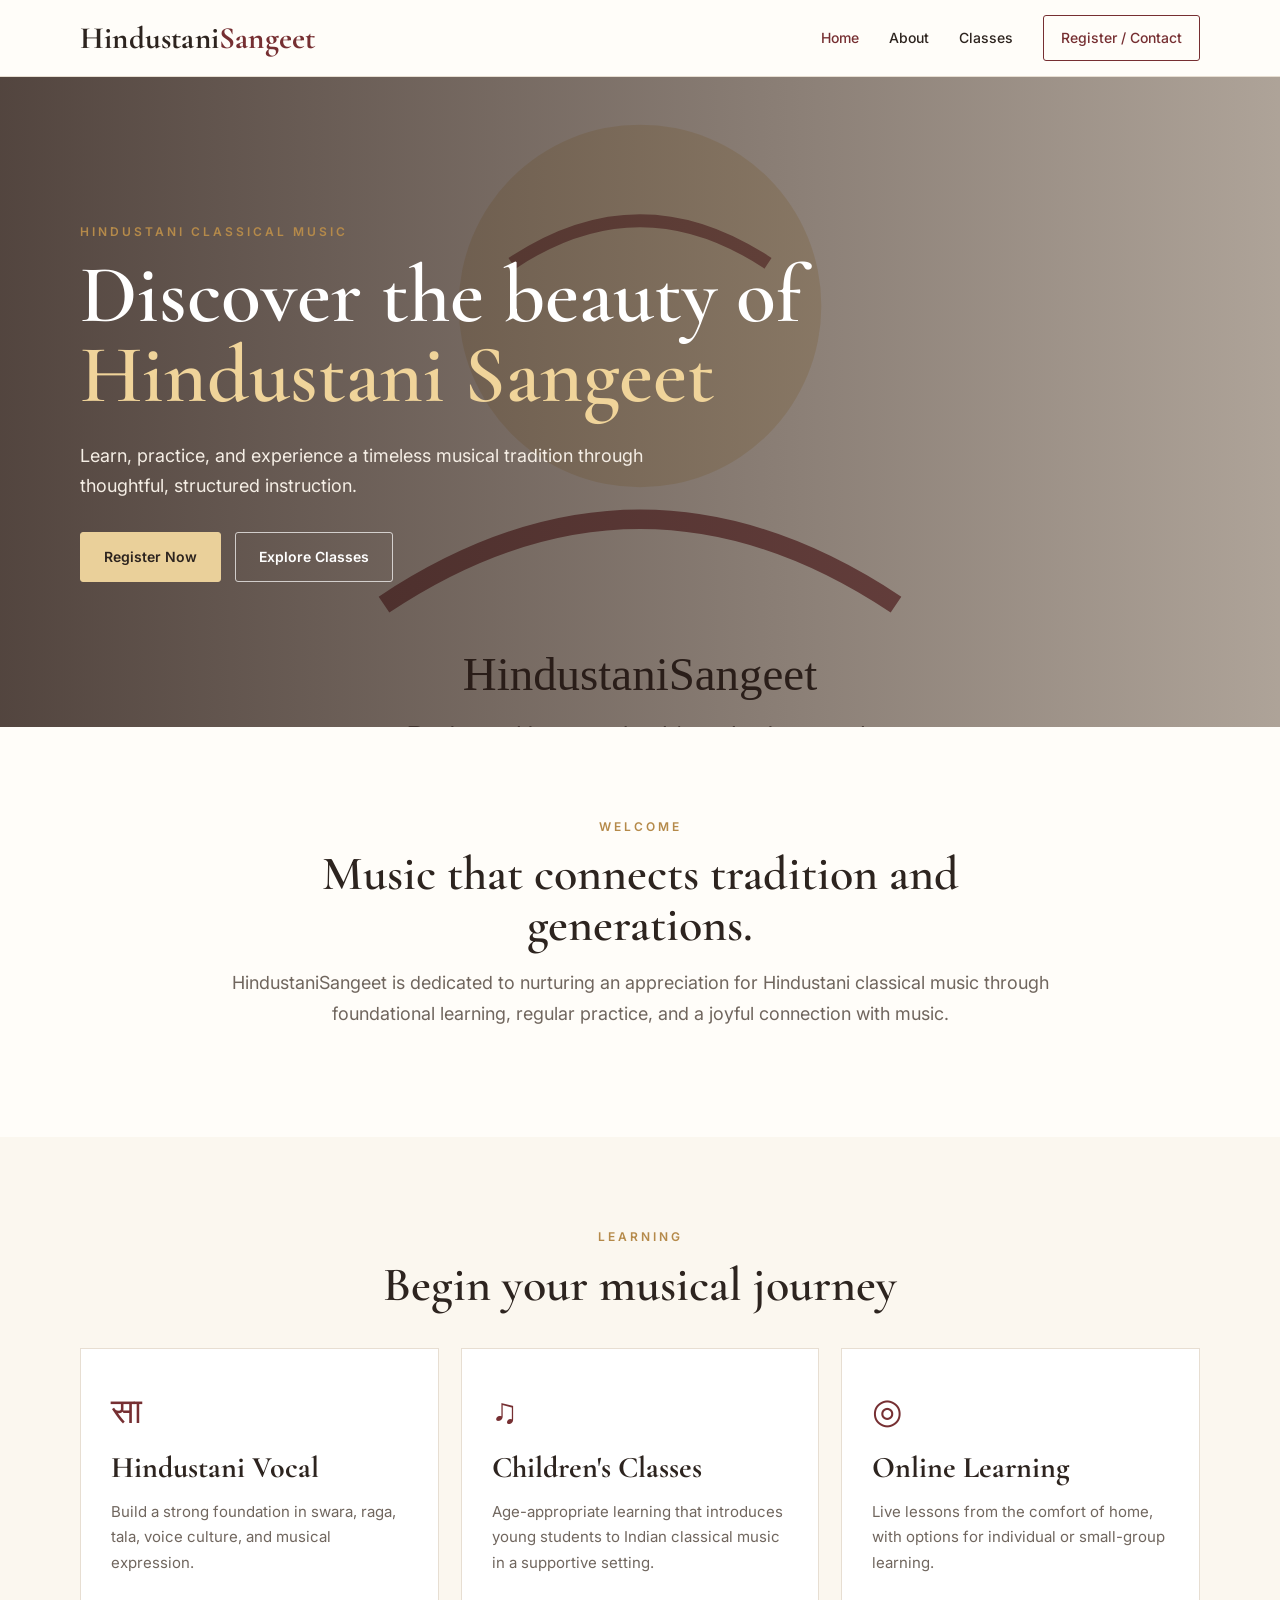
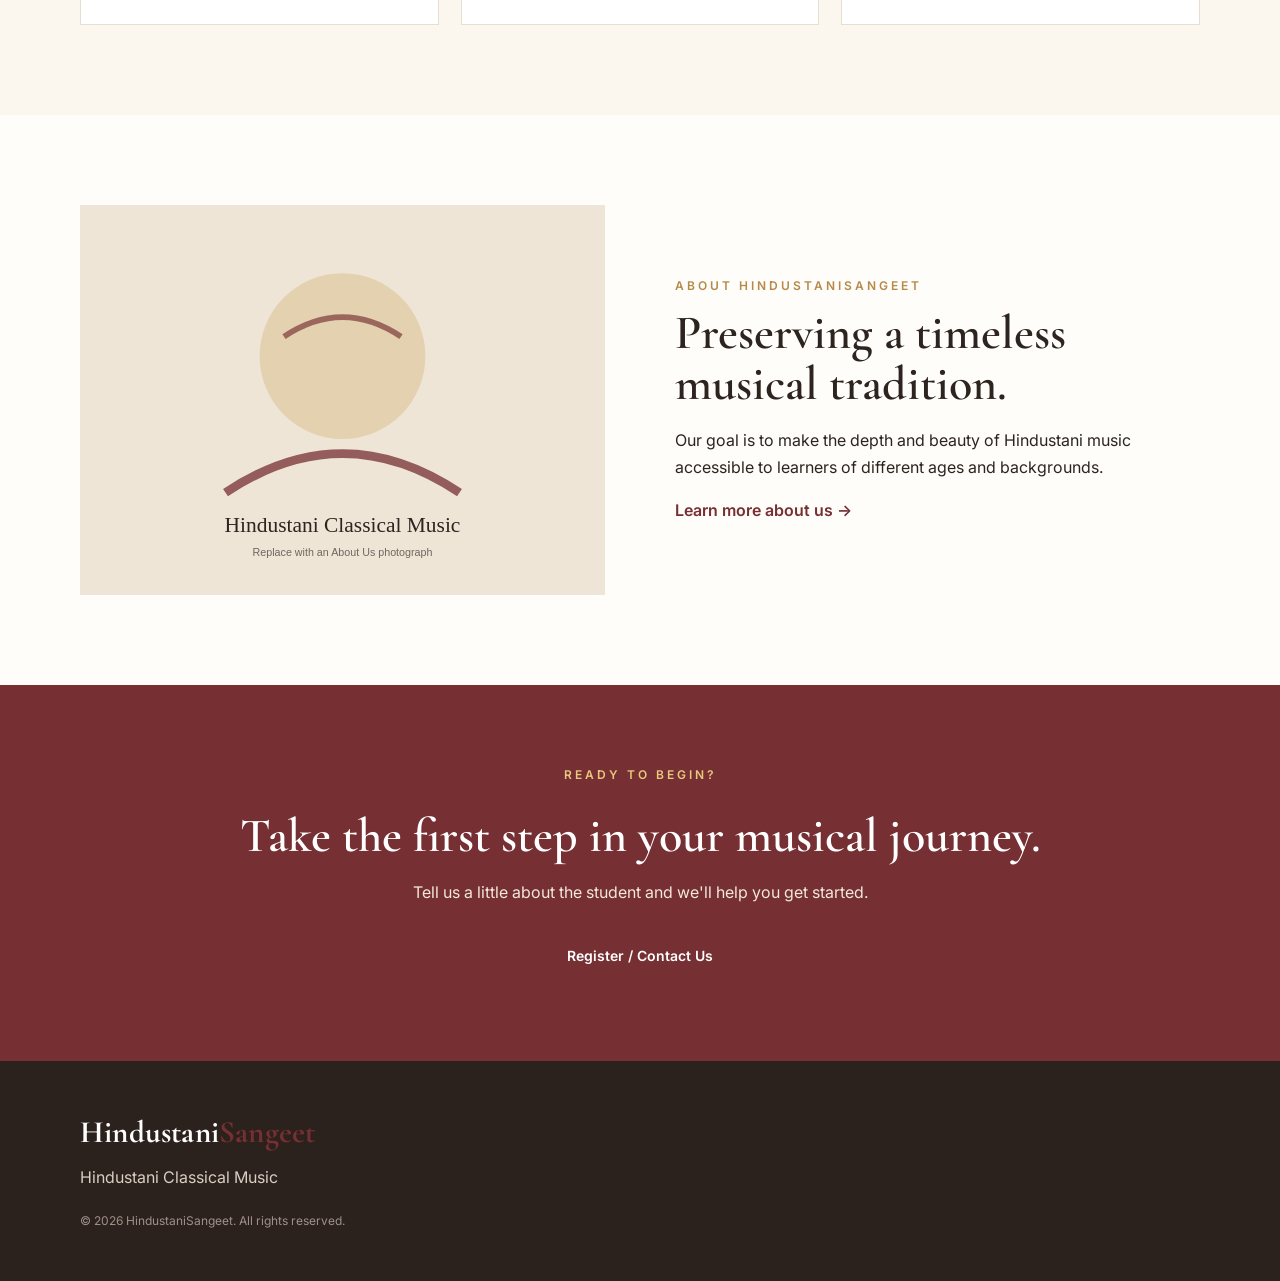
<file: index.html>
<!DOCTYPE html>
<html lang="en">
<head>
<meta charset="UTF-8">
<meta name="viewport" content="width=device-width, initial-scale=1.0">
<title>HindustaniSangeet | Hindustani Classical Music</title>
<meta name="description" content="HindustaniSangeet - Learn and experience the timeless tradition of Hindustani classical music.">
<link rel="stylesheet" href="css/style.css">
</head>
<body>
<header class="site-header">
  <nav class="navbar container">
    <a class="logo" href="index.html">Hindustani<span>Sangeet</span></a>
    <button class="menu-toggle" aria-label="Open menu" aria-expanded="false">☰</button>
    <div class="nav-links">
      <a class="active" href="index.html">Home</a>
      <a href="about.html">About</a>
      <a href="classes.html">Classes</a>
      <a class="nav-cta" href="register.html">Register / Contact</a>
    </div>
  </nav>
</header>

<main>
<section class="hero">
  <div class="hero-overlay"></div>
  <div class="hero-content container">
    <p class="eyebrow">HINDUSTANI CLASSICAL MUSIC</p>
    <h1>Discover the beauty of <em>Hindustani Sangeet</em></h1>
    <p class="hero-copy">Learn, practice, and experience a timeless musical tradition through thoughtful, structured instruction.</p>
    <div class="hero-actions">
      <a class="button button-primary" href="register.html">Register Now</a>
      <a class="button button-outline" href="classes.html">Explore Classes</a>
    </div>
  </div>
</section>

<section class="intro section container">
  <p class="eyebrow">WELCOME</p>
  <h2>Music that connects tradition and generations.</h2>
  <p class="lead">HindustaniSangeet is dedicated to nurturing an appreciation for Hindustani classical music through foundational learning, regular practice, and a joyful connection with music.</p>
</section>

<section class="section section-soft">
  <div class="container">
    <div class="section-heading">
      <p class="eyebrow">LEARNING</p>
      <h2>Begin your musical journey</h2>
    </div>
    <div class="card-grid">
      <article class="card"><div class="icon">सा</div><h3>Hindustani Vocal</h3><p>Build a strong foundation in swara, raga, tala, voice culture, and musical expression.</p></article>
      <article class="card"><div class="icon">♫</div><h3>Children's Classes</h3><p>Age-appropriate learning that introduces young students to Indian classical music in a supportive setting.</p></article>
      <article class="card"><div class="icon">◎</div><h3>Online Learning</h3><p>Live lessons from the comfort of home, with options for individual or small-group learning.</p></article>
    </div>
  </div>
</section>

<section class="split-section section container">
  <div class="image-frame"><img src="images/about-placeholder.svg" alt="Hindustani classical music illustration"></div>
  <div>
    <p class="eyebrow">ABOUT HINDUSTANISANGEET</p>
    <h2>Preserving a timeless musical tradition.</h2>
    <p>Our goal is to make the depth and beauty of Hindustani music accessible to learners of different ages and backgrounds.</p>
    <a class="text-link" href="about.html">Learn more about us →</a>
  </div>
</section>

<section class="cta">
  <div class="container">
    <p class="eyebrow">READY TO BEGIN?</p>
    <h2>Take the first step in your musical journey.</h2>
    <p>Tell us a little about the student and we'll help you get started.</p>
    <a class="button button-primary" href="register.html">Register / Contact Us</a>
  </div>
</section>
</main>

<footer class="footer"><div class="container"><a class="logo" href="index.html">Hindustani<span>Sangeet</span></a><p>Hindustani Classical Music</p><p class="copyright">© 2026 HindustaniSangeet. All rights reserved.</p></div></footer>
<script src="js/script.js"></script>
</body>
</html>
</file>
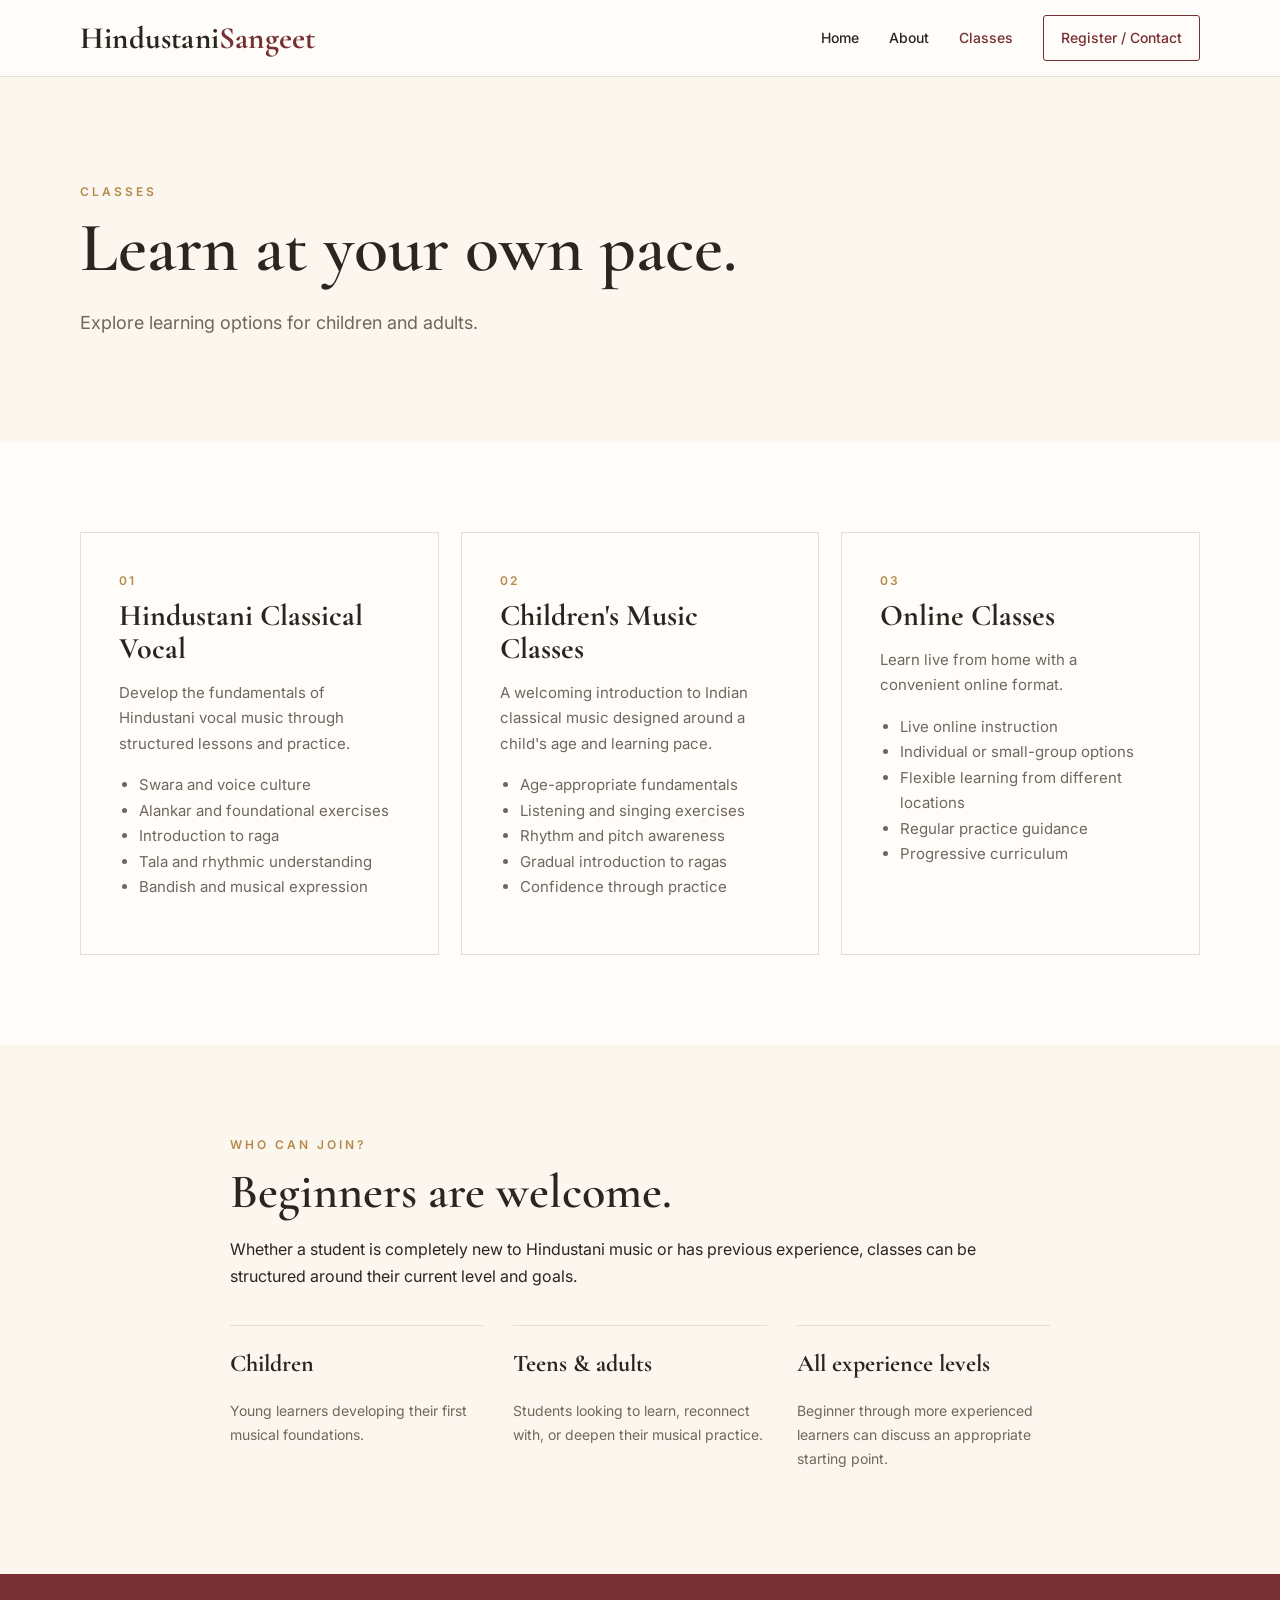
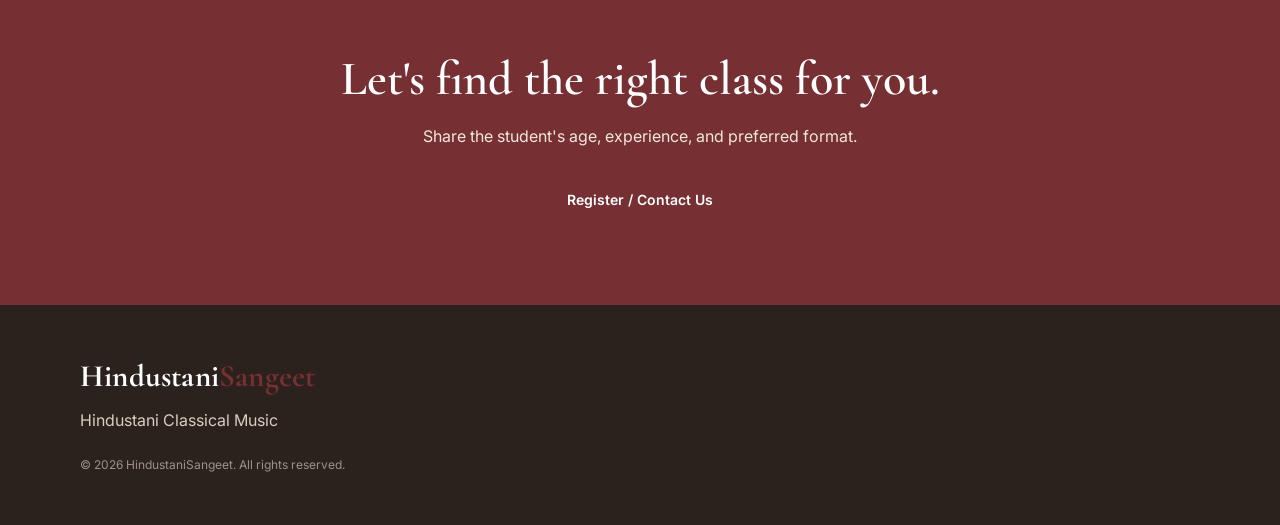
<file: classes.html>
<!DOCTYPE html>
<html lang="en">
<head>
<meta charset="UTF-8"><meta name="viewport" content="width=device-width, initial-scale=1.0">
<title>Classes | HindustaniSangeet</title><meta name="description" content="Explore HindustaniSangeet music classes and learning options.">
<link rel="stylesheet" href="css/style.css"></head>
<body>
<header class="site-header"><nav class="navbar container"><a class="logo" href="index.html">Hindustani<span>Sangeet</span></a><button class="menu-toggle" aria-label="Open menu" aria-expanded="false">☰</button><div class="nav-links"><a href="index.html">Home</a><a href="about.html">About</a><a class="active" href="classes.html">Classes</a><a class="nav-cta" href="register.html">Register / Contact</a></div></nav></header>
<main>
<section class="page-hero"><div class="container"><p class="eyebrow">CLASSES</p><h1>Learn at your own pace.</h1><p>Explore learning options for children and adults.</p></div></section>
<section class="section container"><div class="card-grid">
<article class="card card-large"><div class="card-number">01</div><h2>Hindustani Classical Vocal</h2><p>Develop the fundamentals of Hindustani vocal music through structured lessons and practice.</p><ul><li>Swara and voice culture</li><li>Alankar and foundational exercises</li><li>Introduction to raga</li><li>Tala and rhythmic understanding</li><li>Bandish and musical expression</li></ul></article>
<article class="card card-large"><div class="card-number">02</div><h2>Children's Music Classes</h2><p>A welcoming introduction to Indian classical music designed around a child's age and learning pace.</p><ul><li>Age-appropriate fundamentals</li><li>Listening and singing exercises</li><li>Rhythm and pitch awareness</li><li>Gradual introduction to ragas</li><li>Confidence through practice</li></ul></article>
<article class="card card-large"><div class="card-number">03</div><h2>Online Classes</h2><p>Learn live from home with a convenient online format.</p><ul><li>Live online instruction</li><li>Individual or small-group options</li><li>Flexible learning from different locations</li><li>Regular practice guidance</li><li>Progressive curriculum</li></ul></article>
</div></section>
<section class="section section-soft"><div class="container narrow"><p class="eyebrow">WHO CAN JOIN?</p><h2>Beginners are welcome.</h2><p>Whether a student is completely new to Hindustani music or has previous experience, classes can be structured around their current level and goals.</p><div class="mini-grid"><div><strong>Children</strong><p>Young learners developing their first musical foundations.</p></div><div><strong>Teens & adults</strong><p>Students looking to learn, reconnect with, or deepen their musical practice.</p></div><div><strong>All experience levels</strong><p>Beginner through more experienced learners can discuss an appropriate starting point.</p></div></div></div></section>
<section class="cta"><div class="container"><h2>Let's find the right class for you.</h2><p>Share the student's age, experience, and preferred format.</p><a class="button button-primary" href="register.html">Register / Contact Us</a></div></section>
</main>
<footer class="footer"><div class="container"><a class="logo" href="index.html">Hindustani<span>Sangeet</span></a><p>Hindustani Classical Music</p><p class="copyright">© 2026 HindustaniSangeet. All rights reserved.</p></div></footer>
<script src="js/script.js"></script></body></html>
</file>
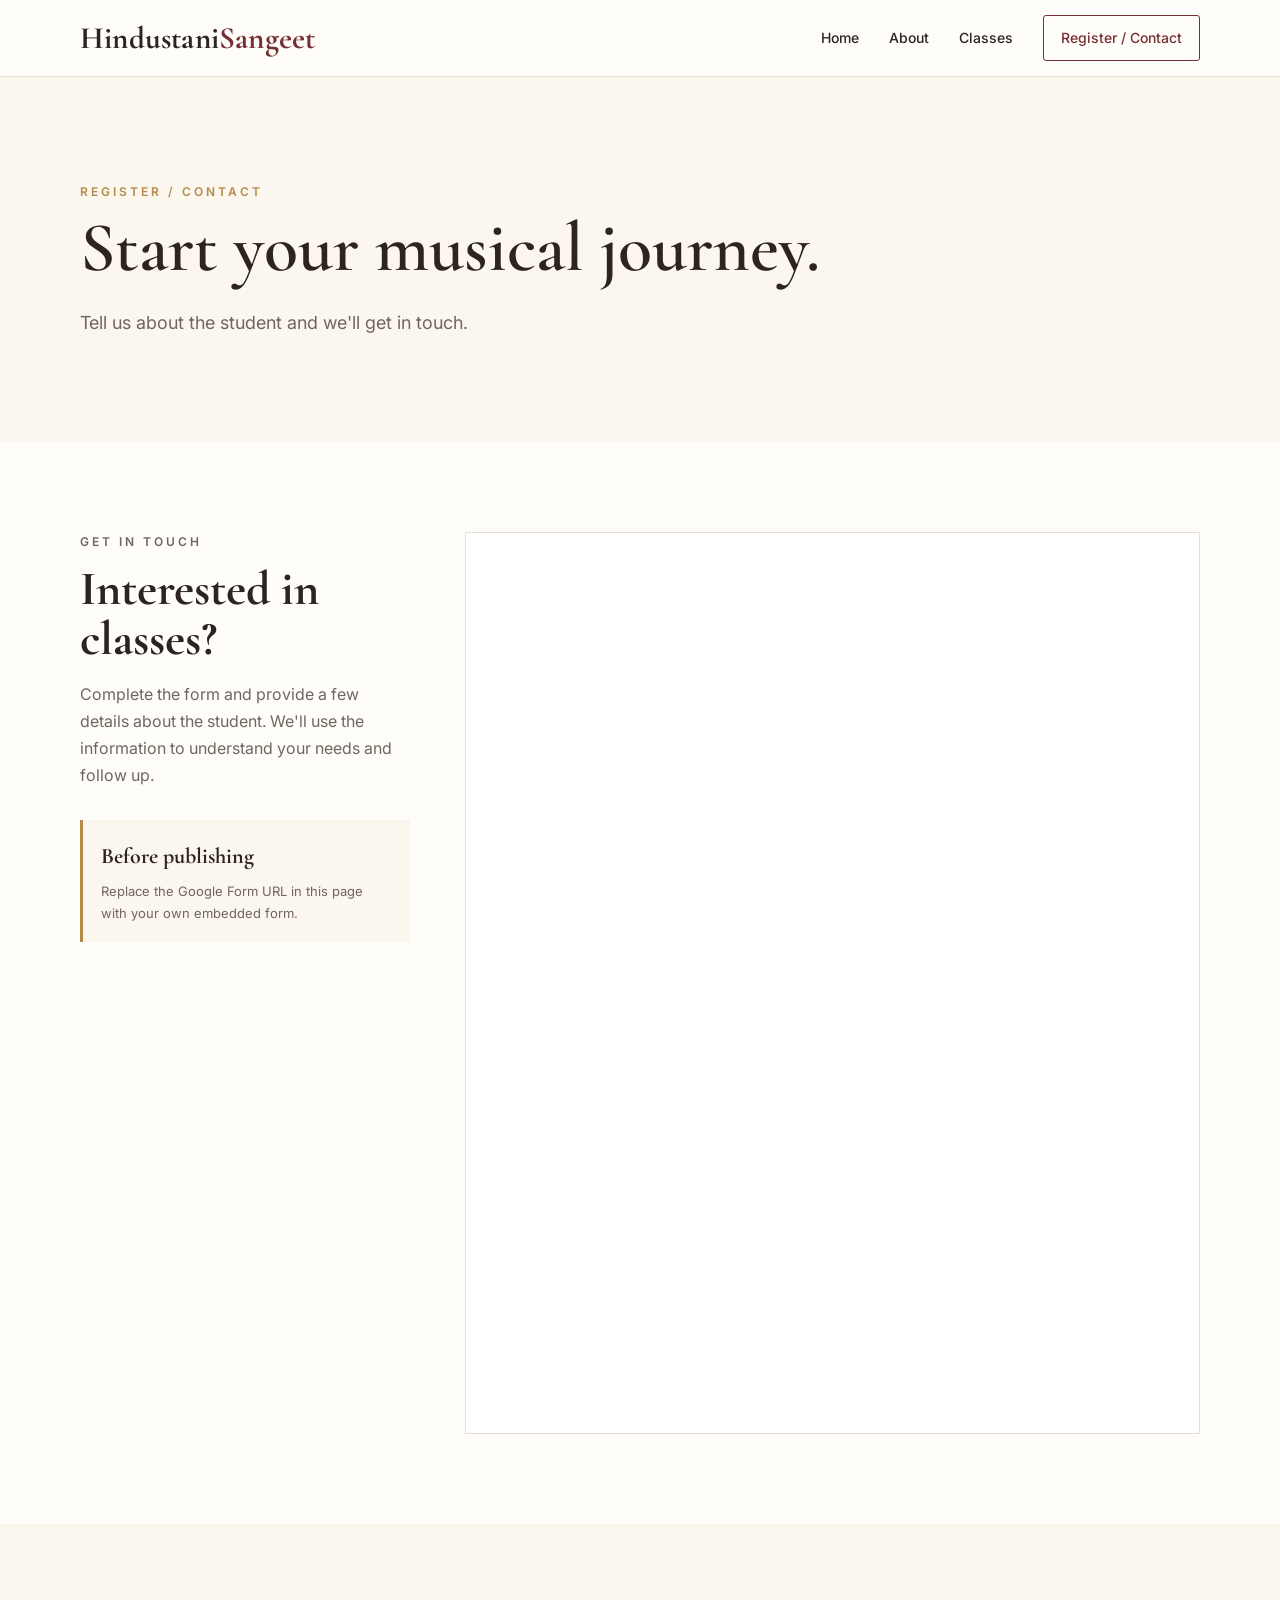
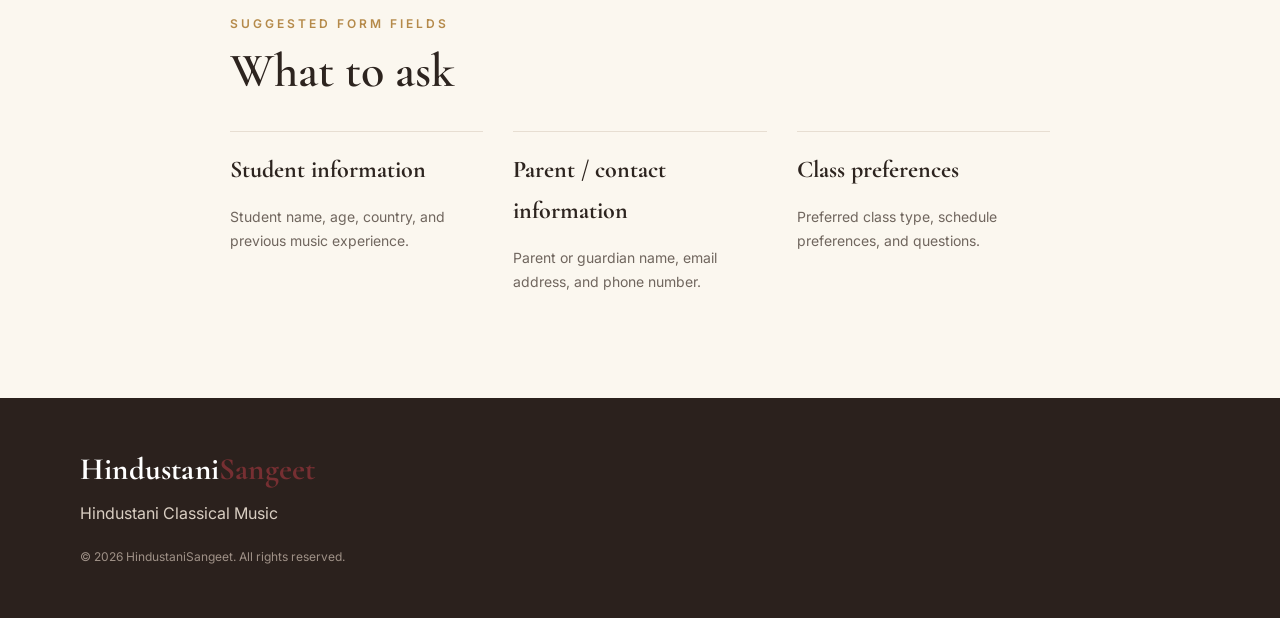
<file: register.html>
<!DOCTYPE html>
<html lang="en">
<head>
<meta charset="UTF-8"><meta name="viewport" content="width=device-width, initial-scale=1.0">
<title>Register / Contact | HindustaniSangeet</title><meta name="description" content="Register for HindustaniSangeet classes or contact us.">
<link rel="stylesheet" href="css/style.css"></head>
<body>
<header class="site-header"><nav class="navbar container"><a class="logo" href="index.html">Hindustani<span>Sangeet</span></a><button class="menu-toggle" aria-label="Open menu" aria-expanded="false">☰</button><div class="nav-links"><a href="index.html">Home</a><a href="about.html">About</a><a href="classes.html">Classes</a><a class="nav-cta active" href="register.html">Register / Contact</a></div></nav></header>
<main>
<section class="page-hero"><div class="container"><p class="eyebrow">REGISTER / CONTACT</p><h1>Start your musical journey.</h1><p>Tell us about the student and we'll get in touch.</p></div></section>
<section class="section container form-layout">
<div class="form-intro"><p class="eyebrow">GET IN TOUCH</p><h2>Interested in classes?</h2><p>Complete the form and provide a few details about the student. We'll use the information to understand your needs and follow up.</p><div class="contact-note"><strong>Before publishing</strong><p>Replace the Google Form URL in this page with your own embedded form.</p></div></div>
<div class="form-card">
<iframe src="https://docs.google.com/forms/d/e/YOUR_GOOGLE_FORM_ID/viewform?embedded=true" title="HindustaniSangeet registration form">Loading…</iframe>
</div>
</section>
<section class="section section-soft"><div class="container narrow"><p class="eyebrow">SUGGESTED FORM FIELDS</p><h2>What to ask</h2><div class="mini-grid"><div><strong>Student information</strong><p>Student name, age, country, and previous music experience.</p></div><div><strong>Parent / contact information</strong><p>Parent or guardian name, email address, and phone number.</p></div><div><strong>Class preferences</strong><p>Preferred class type, schedule preferences, and questions.</p></div></div></div></section>
</main>
<footer class="footer"><div class="container"><a class="logo" href="index.html">Hindustani<span>Sangeet</span></a><p>Hindustani Classical Music</p><p class="copyright">© 2026 HindustaniSangeet. All rights reserved.</p></div></footer>
<script src="js/script.js"></script></body></html>
</file>
<file: css/style.css>
@import url('https://fonts.googleapis.com/css2?family=Cormorant+Garamond:wght@500;600;700&family=Inter:wght@400;500;600&display=swap');

:root{
 --ink:#2d241f;--muted:#70665e;--cream:#fbf7ef;--paper:#fffdf9;
 --maroon:#762f32;--gold:#b58a4a;--line:#e7ded2;--soft:#f4eee5;
}
*{box-sizing:border-box}html{scroll-behavior:smooth}body{margin:0;color:var(--ink);background:var(--paper);font-family:Inter,Arial,sans-serif;line-height:1.7}img{max-width:100%;display:block}
.container{width:min(1120px,92%);margin:auto}.narrow{max-width:820px}.site-header{position:sticky;top:0;z-index:20;background:rgba(255,253,249,.96);border-bottom:1px solid var(--line);backdrop-filter:blur(10px)}
.navbar{min-height:76px;display:flex;align-items:center;justify-content:space-between}.logo{font-family:"Cormorant Garamond",serif;font-size:31px;font-weight:700;color:var(--ink);text-decoration:none;letter-spacing:.2px}.logo span{color:var(--maroon)}
.nav-links{display:flex;align-items:center;gap:30px}.nav-links a{color:var(--ink);text-decoration:none;font-size:14px;font-weight:500}.nav-links a:hover,.nav-links a.active{color:var(--maroon)}.nav-links .nav-cta{padding:10px 17px;border:1px solid var(--maroon);border-radius:3px;color:var(--maroon)}.menu-toggle{display:none;background:none;border:0;font-size:25px;color:var(--maroon)}
.hero{min-height:650px;position:relative;display:flex;align-items:center;background:linear-gradient(90deg,rgba(39,24,20,.78),rgba(39,24,20,.32)),url("../images/hero-placeholder.svg") center/cover}
.hero-content{position:relative;color:white;padding:100px 0}.eyebrow{font-size:12px;letter-spacing:3px;font-weight:600;color:var(--gold);margin:0 0 12px}.hero h1,.page-hero h1{font-family:"Cormorant Garamond",serif;font-size:clamp(50px,7vw,82px);line-height:.98;max-width:800px;margin:0 0 25px;font-weight:600}.hero h1 em{font-style:normal;color:#f0d49a}.hero-copy{font-size:18px;max-width:610px;color:#f5eee5}.hero-actions{display:flex;gap:14px;margin-top:30px}
.button{display:inline-block;text-decoration:none;padding:12px 23px;border-radius:3px;font-weight:600;font-size:14px}.button-primary{background:var(--maroon);color:white;border:1px solid var(--maroon)}.hero .button-primary{background:#ead09a;color:#2d241f;border-color:#ead09a}.button-outline{border:1px solid rgba(255,255,255,.7);color:white}
.section{padding:90px 0}.intro{text-align:center;max-width:850px}.intro h2,.section-heading h2,.split-section h2,.narrow h2,.cta h2{font-family:"Cormorant Garamond",serif;font-size:48px;line-height:1.05;margin:0 0 18px;font-weight:600}.lead{font-size:18px;color:var(--muted)}.section-soft{background:var(--cream)}.section-heading{text-align:center;margin-bottom:38px}
.card-grid{display:grid;grid-template-columns:repeat(3,1fr);gap:22px}.card{background:var(--paper);border:1px solid var(--line);padding:34px 30px}.section-soft .card{background:white}.card h3,.card h2{font-family:"Cormorant Garamond",serif;font-size:30px;line-height:1.1;margin:8px 0 12px}.card p,.card li{color:var(--muted);font-size:15px}.icon{font-family:"Cormorant Garamond",serif;color:var(--maroon);font-size:35px}.card-large{padding:38px}.card-number{font-size:12px;letter-spacing:2px;color:var(--gold);font-weight:600}.card ul{padding-left:20px}.split-section{display:grid;grid-template-columns:1fr 1fr;gap:70px;align-items:center}.split-section>div:last-child{padding-right:25px}.image-frame{background:var(--soft);min-height:390px;overflow:hidden}.image-frame img{width:100%;height:100%;min-height:390px;object-fit:cover}.text-link{color:var(--maroon);font-weight:600;text-decoration:none}.page-hero{background:var(--cream);padding:105px 0 85px}.page-hero h1{font-size:70px}.page-hero p:not(.eyebrow){font-size:18px;color:var(--muted)}.feature-list{display:grid;grid-template-columns:repeat(3,1fr);gap:28px;margin-top:35px}.feature-list div,.mini-grid div{border-top:1px solid var(--line);padding-top:18px}.feature-list strong,.mini-grid strong{font-family:"Cormorant Garamond",serif;font-size:24px}.feature-list p,.mini-grid p{color:var(--muted);font-size:14px}.gallery{display:grid;grid-template-columns:repeat(3,1fr);gap:20px}.gallery-item{position:relative}.gallery-item img{width:100%;height:270px;object-fit:cover}.gallery-item span{display:block;padding:12px 0;color:var(--muted);font-size:14px}.video-container{position:relative;padding-bottom:56.25%;height:0;overflow:hidden;margin-top:25px;background:#222}.video-container iframe{position:absolute;width:100%;height:100%;border:0}.mini-grid{display:grid;grid-template-columns:repeat(3,1fr);gap:30px;margin-top:35px}.cta{text-align:center;padding:80px 0;background:var(--maroon);color:white}.cta .eyebrow{color:#e8c77e}.cta h2{color:white}.cta p{color:#f2e8dc;margin-bottom:25px}.footer{padding:45px 0;background:#2b211d;color:#d9cec2}.footer .logo{color:white}.footer p{margin:5px 0}.copyright{font-size:12px;color:#9f9187;margin-top:20px!important}.form-layout{display:grid;grid-template-columns:330px 1fr;gap:55px;align-items:start}.form-intro h2{font-family:"Cormorant Garamond",serif;font-size:48px;line-height:1.05;margin:0 0 15px}.form-intro p{color:var(--muted)}.contact-note{margin-top:30px;padding:18px;background:var(--cream);border-left:3px solid var(--gold)}.contact-note strong{font-family:"Cormorant Garamond",serif;font-size:22px}.contact-note p{font-size:13px;margin:5px 0 0}.form-card{border:1px solid var(--line);background:white}.form-card iframe{display:block;width:100%;height:900px;border:0}
@media(max-width:760px){.menu-toggle{display:block}.nav-links{display:none;position:absolute;left:0;right:0;top:76px;background:var(--paper);padding:18px 4%;border-bottom:1px solid var(--line);flex-direction:column;align-items:stretch;gap:0}.nav-links.open{display:flex}.nav-links a{padding:12px 0}.nav-links .nav-cta{text-align:center;margin-top:8px}.hero{min-height:590px}.hero-content{padding:75px 0}.hero h1{font-size:54px}.section{padding:65px 0}.intro h2,.section-heading h2,.split-section h2,.narrow h2,.cta h2,.form-intro h2{font-size:40px}.card-grid,.gallery,.feature-list,.mini-grid,.split-section,.form-layout{grid-template-columns:1fr}.split-section{gap:35px}.split-section>div:last-child{padding-right:0}.image-frame,.image-frame img{min-height:300px}.page-hero{padding:75px 0 60px}.page-hero h1{font-size:55px}.hero-actions{flex-wrap:wrap}.form-card iframe{height:1000px}}
</file>
